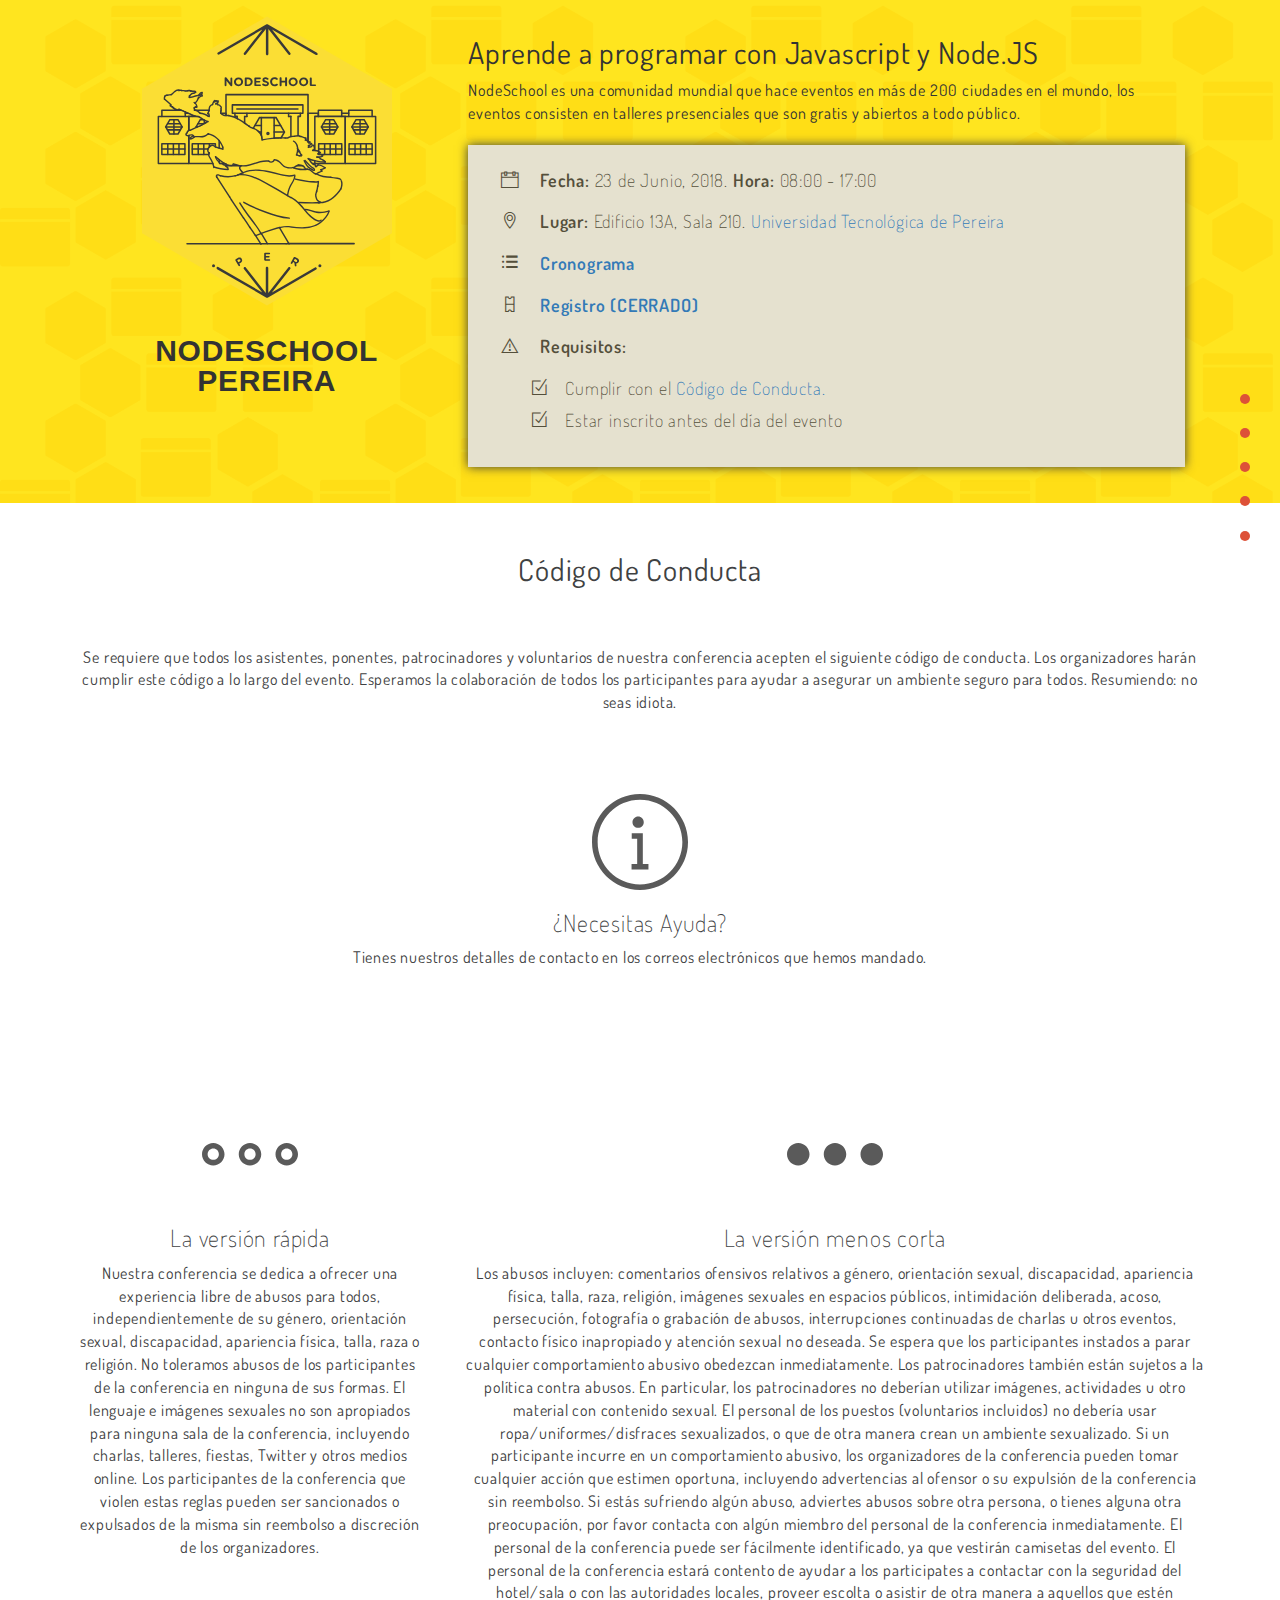
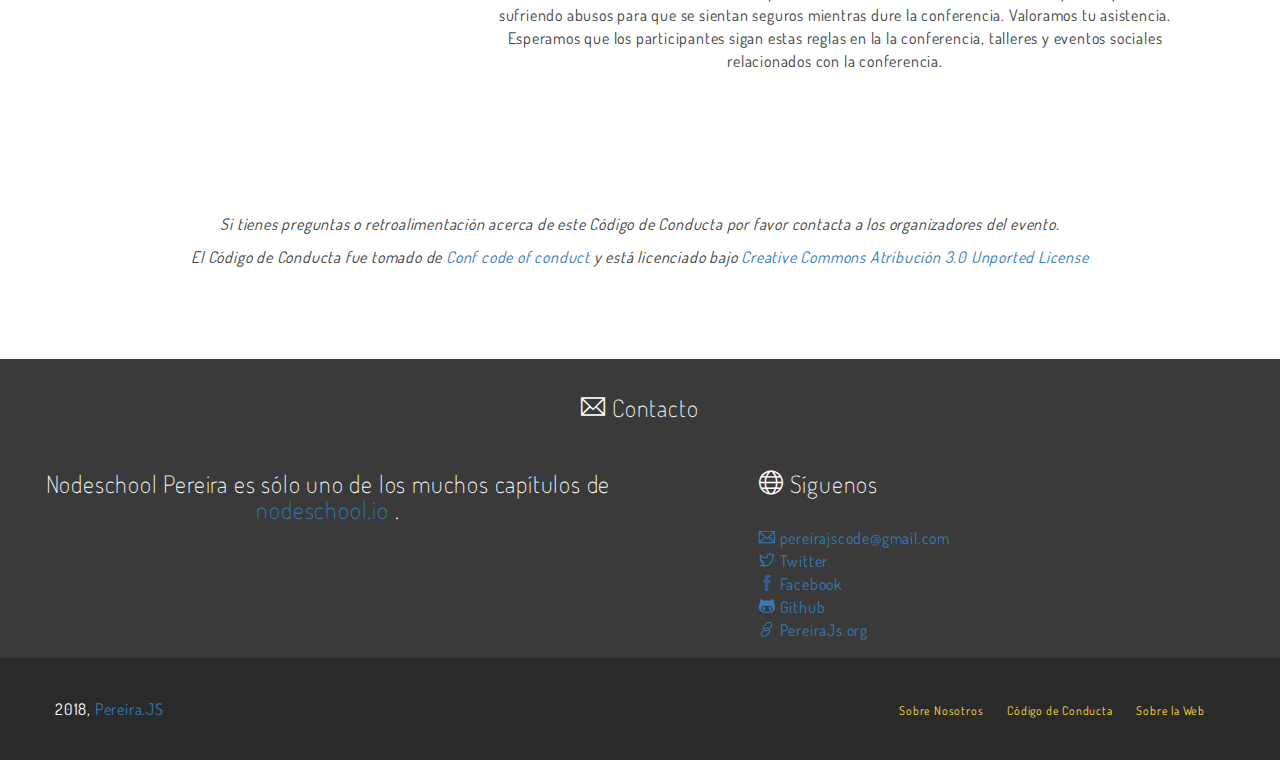
<file: conduct.html>
<!DOCTYPE html>
<html lang="es">
<head>
  <meta charset="utf-8">
  <meta http-equiv="X-UA-Compatible" content="IE=edge">
  <meta name="viewport" content="width=device-width, initial-scale=1">
  <meta name="twitter:card" content="summary" />
  <meta name="twitter:creator" content="@PereiraJS_" />
  <meta property="og:title" content="Nodeschool Pereira">
  <meta property="og:image" content="https://nodeschool.io/pereira/img/nodeschool-pereira.png">
  <meta property="og:description" content="Aprende a programar con Javascript y Node.JS">
  <meta property="og:url" content="https://nodeschool.io/pereira">

  <title>Nodeschool: Pereira, Colombia</title>
  
  <link rel="shortcut icon" href="img/favicon.ico">

  <!-- Bootstrap -->
  <link href="css/bootstrap.min.css" rel="stylesheet">
  <link href="css/style.css" rel="stylesheet">
  <link href="css/themify-icons.css" rel="stylesheet">
  <link href='css/dosis-font.css' rel='stylesheet' type='text/css'>
  <!-- HTML5 shim and Respond.js for IE8 support of HTML5 elements and media queries -->
  <!-- WARNING: Respond.js doesn't work if you view the page via file:// -->
    <!--[if lt IE 9]>
      <script src="https://oss.maxcdn.com/html5shiv/3.7.2/html5shiv.min.js"></script>
      <script src="https://oss.maxcdn.com/respond/1.4.2/respond.min.js"></script>
      <![endif]-->
    </head>
    <body id="page-top" data-spy="scroll" data-target=".side-menu">
      <nav class="side-menu">
        <ul>
          <li class="hidden active">
            <a class="page-scroll" href="#page-top"></a>
          </li>
          <li>
            <a href="/pereira" class="page-scroll">
              <span class="menu-title">Nodeschool</span>
              <span class="dot"></span>
            </a>
          </li>
          <li>
            <a href="/pereira/#schedule" class="page-scroll">
              <span class="menu-title">Cronograma</span>
              <span class="dot"></span>
            </a>
          </li>
          <li>
            <a href="/pereira/#tickets" class="page-scroll">
              <span class="menu-title">Registro</span>
              <span class="dot"></span>
            </a>
          </li>
          <li>
            <a href="/pereira/#speakers" class="page-scroll">
              <span class="menu-title">Equipo</span>
              <span class="dot"></span>
            </a>
          </li>
          <li>
          <li>
            <a href="#conduct" class="page-scroll">
              <span class="menu-title">Código Conducta</span>
              <span class="dot"></span>
            </a>
          </li>
        </ul>
      </nav>
      <div class="container-fluid">
        <!-- Start: Header -->
        <div class="row hero-header" id="home">
          <div class="col-md-4">
            <div class="content-ct">
              <img src="img/nodeschool-pereira.svg" class="logo" />
              <h1 class="title">
                NODESCHOOL PEREIRA
              </h1>
            </div>
          </div>
          <div class="col-md-8">
            <h2 class="row-title">Aprende a programar con Javascript y Node.JS</h2>
            <p>NodeSchool es una comunidad mundial que hace eventos en más de 200 ciudades en el mundo, los eventos consisten en talleres
            presenciales que son gratis y abiertos a todo público.</p>
            <!-- <p>Durante el día contaremos con diferentes mentores que estarán disponibles
            para guiar y enseñar a los asistentes a través de la serie de retos diseñados para enseñar los fundamentos de desarrollo
            web.</p> -->
            <!-- <h4>23 de Junio, 2018</h4>
            <a href="#" class="btn btn-lg btn-red">Registro <span class="ti-arrow-right"></span></a> -->
            <div class="event">
              <p class="item">
                <span class="ti-calendar"></span>
                <strong>Fecha: </strong> 23 de Junio, 2018. 
                <strong>Hora: </strong> 08:00 - 17:00
              </p>
              <p class="item">
                <span class="ti-location-pin"></span>
                <strong>Lugar:</strong> Edificio 13A, Sala 210. <a href="https://goo.gl/maps/mUvZmRh3ehA2" target="blank_">Universidad Tecnológica de Pereira</a></strong>
              </p>
              <p class="item">
                <span class="ti-menu-alt"></span>
                <strong><a href="/pereira/#schedule" class="page-scroll">Cronograma</a></strong>
              </p>
              <p class="item">
                <span class="ti-ticket"></span>
                <strong><a href="/pereira/#tickets" class="page-scroll">Registro (CERRADO)</a></strong>
              </p>
              <p class="item">
                <span class="ti-alert"></span>
                <strong>Requisitos: </strong> 
                <ul class="item">
                  <li><span class="ti-check-box"></span>Cumplir con el <a href="conduct">Código de Conducta.</a></li>
                  <li><span class="ti-check-box"></span>Estar inscrito antes del día del evento</li>
                </ul>
              </p>
            </div>
          </div>
        </div>
        <!-- End: Header -->
      </div>
      <div class="container">
        <!-- Start: Desc -->
        <div class="row me-row content-ct" id="conduct">
          <h2 class="row-title">Código de Conducta</h2>
          <div class="col-md-12 feature">
            <p>
              Se requiere que todos los asistentes, ponentes, patrocinadores y voluntarios de nuestra conferencia acepten el siguiente código de conducta. Los organizadores harán cumplir este código a lo largo del evento. Esperamos la colaboración de todos los participantes para ayudar a asegurar un ambiente seguro para todos. Resumiendo: no seas idiota.
            </p>
          </div>
          <div class="col-md-12 feature">
            <span class="ti-info-alt"></span>
            <h3>¿Necesitas Ayuda?</h3>
            <p>Tienes nuestros detalles de contacto en los correos electrónicos que hemos mandado.</p>
          </div>
        </div>

        <div class="row me-row content-ct" id="conduct">
          <div class="col-md-4 feature">
            <span class="ti-more"></span>
            <h3>La versión rápida</h3>
            <p>Nuestra conferencia se dedica a ofrecer una experiencia libre de abusos para todos, independientemente de su género, orientación sexual, discapacidad, apariencia física, talla, raza o religión. No toleramos abusos de los participantes de la conferencia en ninguna de sus formas. El lenguaje e imágenes sexuales no son apropiados para ninguna sala de la conferencia, incluyendo charlas, talleres, fiestas, Twitter y otros medios online. Los participantes de la conferencia que violen estas reglas pueden ser sancionados o expulsados de la misma sin reembolso a discreción de los organizadores.</p>
          </div>
          <div class="col-md-8 feature">
            <span class="ti-more-alt"></span>
            <h3>La versión menos corta</h3>
            <p>Los abusos incluyen: comentarios ofensivos relativos a género, orientación sexual, discapacidad, apariencia física, talla,
            raza, religión, imágenes sexuales en espacios públicos, intimidación deliberada, acoso, persecución, fotografía o grabación
            de abusos, interrupciones continuadas de charlas u otros eventos, contacto físico inapropiado y atención sexual no deseada.
            Se espera que los participantes instados a parar cualquier comportamiento abusivo obedezcan inmediatamente. Los patrocinadores
            también están sujetos a la política contra abusos. En particular, los patrocinadores no deberían utilizar imágenes, actividades
            u otro material con contenido sexual. El personal de los puestos (voluntarios incluidos) no debería usar ropa/uniformes/disfraces
            sexualizados, o que de otra manera crean un ambiente sexualizado. Si un participante incurre en un comportamiento abusivo,
            los organizadores de la conferencia pueden tomar cualquier acción que estimen oportuna, incluyendo advertencias al ofensor
            o su expulsión de la conferencia sin reembolso. Si estás sufriendo algún abuso, adviertes abusos sobre otra persona, o tienes
            alguna otra preocupación, por favor contacta con algún miembro del personal de la conferencia inmediatamente. El personal
            de la conferencia puede ser fácilmente identificado, ya que vestirán camisetas del evento. El personal de la conferencia
            estará contento de ayudar a los participates a contactar con la seguridad del hotel/sala o con las autoridades locales, proveer
            escolta o asistir de otra manera a aquellos que estén sufriendo abusos para que se sientan seguros mientras dure la conferencia.
            Valoramos tu asistencia. Esperamos que los participantes sigan estas reglas en la la conferencia, talleres y eventos sociales
            relacionados con la conferencia.</p>
          </div>
        </div>
        <!-- End: Desc -->
        <div class="row me-row content-ct" id="conduct">
          <div class="col-md-12 feature">
            <cite>
              <p>
                 Si tienes preguntas o retroalimentación acerca de este Código de Conducta por favor contacta a los organizadores del evento.
              </p>
              <p>
                El Código de Conducta fue tomado de
                <a href="http://confcodeofconduct.com/index-es.html"> Conf code of conduct</a>
                y está licenciado bajo
                <a href="http://creativecommons.org/licenses/by/3.0/deed.en_US">Creative Commons Atribución 3.0 Unported License</a>
              </p>
            </cite>
          </div>
        </div>
      </div>

      <!-- Start: Footer -->
      <div class="container-fluid footer">
        <div class="row contact">
          <h3 class="content-ct">
            <span class="ti-email"></span> Contacto</h3>
          <div class="col-md-6 contact-form">
            <h3 class="content-ct">
              Nodeschool Pereira es sólo uno de los muchos capítulos de
              <a href="https://nodeschool.io/chapters.html" target="_blank">
                nodeschool.io
              </a>.
            </h3>
          </div>
          <div class="col-md-4 col-md-offset-1">
            <h3>
              <span class="ti-world"></span> Síguenos</h3>
            <ul>
              <li>
                <a href="mailto:pereirajscode@gmail.com" target="blank_">
                  <span class="ti-email"></span> pereirajscode@gmail.com</a>
              </li>
              <li>
                <a href="https://twitter.com/PereiraJS_" target="blank_">
                  <span class="ti-twitter"></span> Twitter</a>
              </li>
              <li>
                <a href="https://www.facebook.com/javascriptpereira/" target="blank_">
                  <span class="ti-facebook"></span> Facebook</a>
              </li>
              <li>
                <a href="https://github.com/pereirajs" target="blank_">
                  <span class="ti-github"></span> Github</a>
              </li>
              <li>
                <a href="https://pereirajs.org" target="blank_">
                  <span class="ti-link"></span> PereiraJs.org</a>
              </li>
            </ul>
          </div>
        </div>
        <div class="row footer-credit">
          <div class="col-md-6 col-sm-6">
            <p>2018,
              <a href="https://pereirajs.org">Pereira.JS</a>
            </p>
          </div>
          <div class="col-md-6 col-sm-6">
            <ul class="footer-menu">
              <li>
                <a href="https://pereirajs.org">Sobre Nosotros</a>
              </li>
              <li>
                <a href="conduct">Código de Conducta</a>
              </li>
              <li>
                <a href="https://github.com/nodeschool/pereira">Sobre la Web</a>
              </li>
            </ul>
          </div>
        </div>
      </div>
      <!-- End: Footer -->

      <!-- jQuery (necessary for Bootstrap's JavaScript plugins) -->
      <script src="js/jquery.min.js"></script>
      <!-- Include all compiled plugins (below), or include individual files as needed -->
      <script src="js/bootstrap.min.js"></script>
      <script src="js/jquery.easing.min.js"></script>
      <script src="js/scrolling-nav.js"></script>
      <script src="js/validator.js"></script>
      <!-- Google Analytics -->
      <script async src="https://www.googletagmanager.com/gtag/js?id=UA-120230182-1"></script>
      <script>
        window.dataLayer = window.dataLayer || [];
        function gtag() { dataLayer.push(arguments); }
        gtag('js', new Date());

        gtag('config', 'UA-120230182-1');
      </script>
    </body>
  </html>
</file>
<file: css/style.css>
body {
	font-family: 'Dosis', sans-serif;
    color: #404142;
    font-size: 16px;
	letter-spacing: 0.8px;
}
h1, h2, h3, h4, h5, h6 {
	font-weight: 200;
}
ul {
	margin: 0;
	padding: 0;
	list-style: none;
}
a {
	-webkit-transition: all 0.3s;
  	-moz-transition: all 0.3s;
  	transition: all 0.3s;
}
a:hover, a:focus, a:active, a:visited {
    text-decoration: none;
}

/* Buttons override */
.btn {
	text-transform: uppercase;
    font-weight: 600;
}
.btn-lg {
	padding: 15px 40px;
    font-size: 16px;
    line-height: none;
    border-radius: 4px;
}
.btn-red {
	background-color: #dd5138;
	color: #fff;
}
.btn-yellow {
	background-color: #fcd93b;
	color: #2a2a2a;
	opacity: 0.8;
}
.btn-yellow:hover {
	opacity: 1;
}
.btn-yellow.disabled:hover,
.btn-yellow[disabled]:hover {
    opacity: 0.65;
}
.content-ct {
	text-align: center;
}

/* ------------------
	Navigation 
------------------ */
.side-menu {
	position: fixed;
	right: 30px;
	top: 50%;
    transform: translateY(-73px);
    z-index: 99;
}
.side-menu ul li {
    text-align: right;
    margin: 10px 0;
}
.side-menu ul li a span {
	display: inline-block;
}
.side-menu ul li a span.menu-title {
	color: #fff;
    position: relative;
    margin-right: 10px;
    text-transform: uppercase;
    font-size: 12px;
    background-color: #dd5138;
    padding: 3px 10px;
    font-weight: 600;
    border-radius: 3px;
    -webkit-transition: -webkit-transform 0.2s, opacity 0.2s;
    -moz-transition: -moz-transform 0.2s, opacity 0.2s;
    transition: transform 0.2s, opacity 0.2s;
    -webkit-transform-origin: 100% 50%;
    -moz-transform-origin: 100% 50%;
    -ms-transform-origin: 100% 50%;
    -o-transform-origin: 100% 50%;
    transform-origin: 100% 50%;
    opacity: 0;
}
.side-menu ul li a:hover span.menu-title {
    opacity: 1;
}
.side-menu ul li a span.dot {
    position: relative;
    background-color: #dd5138;
    border-radius: 2em;
    height: 10px;
    width: 10px;
    -webkit-transition: all 0.3s;
  	-moz-transition: all 0.3s;
  	transition: all 0.3s;
}
.side-menu ul li a:hover span.dot {
	transform: scale(1.8);
}


.hero-header {
	/* background: #f9f9f9; */
	/* min-height: 600px; */
	padding: 1em 5em;
    color: #333;
    background: url(../img/test-bg.png);
    background-color: #ffe51f;
    background-blend-mode: multiply;
    -webkit-background-size: cover;
    -moz-background-size: cover;
    background-size: cover;
    -o-background-size: cover;
    background-size: 25%;
}
.hero-header h1 {
	margin: 1em 0 0 0;
}
.hero-header h4 {
	font-weight: normal;
	opacity: 0.6;
    letter-spacing: 1px;
    margin: 2em 0;
}
.hero-header .logo {
	max-width: 250px;
}
.hero-header .btn {
	margin-top: 1em;
}
.hero-header .rocket {
	max-width: 100%;
}
.me-row {
	padding: 30px 0;
}
.row-title {
	font-weight: 400;
}
.feature {
	padding: 20px;
	margin-top: 30px;
}
.feature span {
    font-size: 6em;
    color: #5a5a5a;
}

.speaker .feature {
	-webkit-transition: all 0.3s;
  	-moz-transition: all 0.3s;
  	transition: all 0.3s;
    border-radius: 5px;
}
/* .speaker .feature:hover {
    box-shadow: 3px 3px 10px #ccc;
    transform: translateY(-10px);
} */
.speaker-img {
	max-width: 40%;
    border: 4px solid #efefef;
    border-radius: 50%;
}
ul.speaker-social li {
	list-style: none;
	display: inline-block;
	margin: 10px 5px;
}
ul.speaker-social li a {
	font-size: 0.2em;
	padding: 0 10px;
}
ul.speaker-social li a:hover {
	text-decoration: none;
}
a span.ti-facebook {
	color: #3b5998;
}
a span.ti-twitter-alt {
	color: #4099ff;
}

.tickets {
	background-color: #fcd93b;
}
.tickets .price {
	font-size: 4em;
	color: #dd5138;
    font-weight: 100;
}
.tickets .price sup {
	font-size: 0.4em;
}


.nav-tabs {
    margin-top: 20px;
}
.schedule .media {
	margin-top: 4em;
}
.schedule .media-object {
	max-width: 100px;
}
.schedule .media-heading {
	font-weight: 600;
    border-bottom: 2px solid #efefef;
    padding-bottom: 10px;
}
.schedule .media-body h5 {
	text-transform: uppercase;
	font-weight: 600;
}


.footer {
    background-color: #2a2a2a;
    margin-top: 30px;
    color: #fff;
}
.footer p {
    margin-bottom: 0;
}
.footer-credit {
    padding: 40px;
}
ul.footer-menu {
    text-align: right;
}
ul.footer-menu li {
    display: inline-block;
}
ul.footer-menu li a {
    font-size: 12px;
    color: #fcd93b;
    padding-right: 20px;
}
ul.footer-menu li a:hover {
    color: #dd5138;
}


.contact {
    background-color: #3a3a3a;
    color: #fff;
    padding: 1em;
}
.contact h3 {
    margin-bottom: 30px;
}
.form-control {
    padding: 20px 15px;
    border: 3px solid #eee;
    background-color: #f9f9f9;
    box-shadow: none;
}
.help-block {
    font-size: 12px;
}
.form-control-feedback {
    top: 15px;
    right: 15px;
}

.animated { 
    -webkit-animation-duration: 5s; 
    animation-duration: 5s; 
    -webkit-animation-fill-mode: both; 
    animation-fill-mode: both; 
    -webkit-animation-timing-function: linear; 
    animation-timing-function: linear; 
    animation-iteration-count:infinite; 
    -webkit-animation-iteration-count:infinite; 
} 

@-webkit-keyframes bounce { 
    0%, 20%, 50%, 80%, 100% {-webkit-transform: translateY(0);} 
    40% {-webkit-transform: translateY(-30px);} 
    60% {-webkit-transform: translateY(-15px);} 
} 

@keyframes bounce { 
    0%, 20%, 50%, 80%, 100% {transform: translateY(0);} 
    40% {transform: translateY(-30px);} 
    60% {transform: translateY(-15px);} 
} 

.bounce { 
    -webkit-animation-name: bounce; 
    animation-name: bounce; 
}

/* ========================================
    Custom Media Queries
======================================== */

/* Mobile */

.logo  { max-width: 400px; }

.title {
    font-size: 3rem;
    font-weight: 900;
    margin-bottom: 0;
    margin-top: 20px;
    line-height: 1;
    text-transform: uppercase;
    font-family: Source Sans Pro,sans-serif;
}

a:active, a:focus {
    outline: 0;
    border: none;
    outline-style: none;
    -moz-outline-style: none;
}

.event {
    margin: 20px 0;
    box-shadow: 0 0 10px #393939;
    background: #e5e1cf;
    color: #544f3b;
    padding: 20px 0;
}

.event .item {
    display: inline-block;
    width: 100%;
    font-size: 1.1em;
    line-height: 180%;
    font-weight: 100;
    padding: 0 25px;
    transition: all ease-in-out .2s;
    position: relative;
}

.event li {
    padding-left: 30px;
}

.event span {
    display: inline-block;
    padding: 0 15px 0 8px;
    margin: 0;
}

@media (max-width: 767px) {
    .event {
        text-align: left;
    }

    .event .item {
        padding: 0 10px;
    }

    .hero-header {
        padding: 3em 1em 1em 1em;
        text-align: center;
        /* max-height: 550px; */
    }
    /* .speaker .feature {
        width: 100%
    } */
    .footer-credit {
        text-align: center;
        padding: 40px 20px;
    }
    ul.footer-menu {
        text-align: center;
        margin-top: 30px;
    }
    .side-menu {
        right: 15px;
    }
    .speaker-img {
        max-width: 40%;
    }
}


/* iPad Portrait */

@media (min-width: 768px) and (max-width: 991px) {
    .event {
        text-align: left;
    }

    .event .item {
        padding: 0 10px;
    }

    .hero-header {
        padding: 3em 1em 1em 1em;
        text-align: center;
    }
    .speaker .feature {
        /* width: 49%; */
        /* margin-right: 7px; */
    }

    .speaker-img {
        max-width: 80%;
    }
    ul.footer-menu {
        margin-top: 0;
    }

    .side-menu {
        right: 15px;
    }
}


/* iPad Landscape */

@media (min-width: 992px) and (max-width: 1199px) {
    .speaker-img {
        max-width: 80%;
    }
}
</file>
<file: css/themify-icons.css>
@font-face {
	font-family: 'themify';
	src:url('../fonts/themify.eot?-fvbane');
	src:url('../fonts/themify.eot?#iefix-fvbane') format('embedded-opentype'),
		url('../fonts/themify.woff?-fvbane') format('woff'),
		url('../fonts/themify.ttf?-fvbane') format('truetype'),
		url('../fonts/themify.svg?-fvbane#themify') format('svg');
	font-weight: normal;
	font-style: normal;
}

[class^="ti-"], [class*=" ti-"] {
	font-family: 'themify';
	speak: none;
	font-style: normal;
	font-weight: normal;
	font-variant: normal;
	text-transform: none;
	line-height: 1;

	/* Better Font Rendering =========== */
	-webkit-font-smoothing: antialiased;
	-moz-osx-font-smoothing: grayscale;
}

.ti-wand:before {
	content: "\e600";
}
.ti-volume:before {
	content: "\e601";
}
.ti-user:before {
	content: "\e602";
}
.ti-unlock:before {
	content: "\e603";
}
.ti-unlink:before {
	content: "\e604";
}
.ti-trash:before {
	content: "\e605";
}
.ti-thought:before {
	content: "\e606";
}
.ti-target:before {
	content: "\e607";
}
.ti-tag:before {
	content: "\e608";
}
.ti-tablet:before {
	content: "\e609";
}
.ti-star:before {
	content: "\e60a";
}
.ti-spray:before {
	content: "\e60b";
}
.ti-signal:before {
	content: "\e60c";
}
.ti-shopping-cart:before {
	content: "\e60d";
}
.ti-shopping-cart-full:before {
	content: "\e60e";
}
.ti-settings:before {
	content: "\e60f";
}
.ti-search:before {
	content: "\e610";
}
.ti-zoom-in:before {
	content: "\e611";
}
.ti-zoom-out:before {
	content: "\e612";
}
.ti-cut:before {
	content: "\e613";
}
.ti-ruler:before {
	content: "\e614";
}
.ti-ruler-pencil:before {
	content: "\e615";
}
.ti-ruler-alt:before {
	content: "\e616";
}
.ti-bookmark:before {
	content: "\e617";
}
.ti-bookmark-alt:before {
	content: "\e618";
}
.ti-reload:before {
	content: "\e619";
}
.ti-plus:before {
	content: "\e61a";
}
.ti-pin:before {
	content: "\e61b";
}
.ti-pencil:before {
	content: "\e61c";
}
.ti-pencil-alt:before {
	content: "\e61d";
}
.ti-paint-roller:before {
	content: "\e61e";
}
.ti-paint-bucket:before {
	content: "\e61f";
}
.ti-na:before {
	content: "\e620";
}
.ti-mobile:before {
	content: "\e621";
}
.ti-minus:before {
	content: "\e622";
}
.ti-medall:before {
	content: "\e623";
}
.ti-medall-alt:before {
	content: "\e624";
}
.ti-marker:before {
	content: "\e625";
}
.ti-marker-alt:before {
	content: "\e626";
}
.ti-arrow-up:before {
	content: "\e627";
}
.ti-arrow-right:before {
	content: "\e628";
}
.ti-arrow-left:before {
	content: "\e629";
}
.ti-arrow-down:before {
	content: "\e62a";
}
.ti-lock:before {
	content: "\e62b";
}
.ti-location-arrow:before {
	content: "\e62c";
}
.ti-link:before {
	content: "\e62d";
}
.ti-layout:before {
	content: "\e62e";
}
.ti-layers:before {
	content: "\e62f";
}
.ti-layers-alt:before {
	content: "\e630";
}
.ti-key:before {
	content: "\e631";
}
.ti-import:before {
	content: "\e632";
}
.ti-image:before {
	content: "\e633";
}
.ti-heart:before {
	content: "\e634";
}
.ti-heart-broken:before {
	content: "\e635";
}
.ti-hand-stop:before {
	content: "\e636";
}
.ti-hand-open:before {
	content: "\e637";
}
.ti-hand-drag:before {
	content: "\e638";
}
.ti-folder:before {
	content: "\e639";
}
.ti-flag:before {
	content: "\e63a";
}
.ti-flag-alt:before {
	content: "\e63b";
}
.ti-flag-alt-2:before {
	content: "\e63c";
}
.ti-eye:before {
	content: "\e63d";
}
.ti-export:before {
	content: "\e63e";
}
.ti-exchange-vertical:before {
	content: "\e63f";
}
.ti-desktop:before {
	content: "\e640";
}
.ti-cup:before {
	content: "\e641";
}
.ti-crown:before {
	content: "\e642";
}
.ti-comments:before {
	content: "\e643";
}
.ti-comment:before {
	content: "\e644";
}
.ti-comment-alt:before {
	content: "\e645";
}
.ti-close:before {
	content: "\e646";
}
.ti-clip:before {
	content: "\e647";
}
.ti-angle-up:before {
	content: "\e648";
}
.ti-angle-right:before {
	content: "\e649";
}
.ti-angle-left:before {
	content: "\e64a";
}
.ti-angle-down:before {
	content: "\e64b";
}
.ti-check:before {
	content: "\e64c";
}
.ti-check-box:before {
	content: "\e64d";
}
.ti-camera:before {
	content: "\e64e";
}
.ti-announcement:before {
	content: "\e64f";
}
.ti-brush:before {
	content: "\e650";
}
.ti-briefcase:before {
	content: "\e651";
}
.ti-bolt:before {
	content: "\e652";
}
.ti-bolt-alt:before {
	content: "\e653";
}
.ti-blackboard:before {
	content: "\e654";
}
.ti-bag:before {
	content: "\e655";
}
.ti-move:before {
	content: "\e656";
}
.ti-arrows-vertical:before {
	content: "\e657";
}
.ti-arrows-horizontal:before {
	content: "\e658";
}
.ti-fullscreen:before {
	content: "\e659";
}
.ti-arrow-top-right:before {
	content: "\e65a";
}
.ti-arrow-top-left:before {
	content: "\e65b";
}
.ti-arrow-circle-up:before {
	content: "\e65c";
}
.ti-arrow-circle-right:before {
	content: "\e65d";
}
.ti-arrow-circle-left:before {
	content: "\e65e";
}
.ti-arrow-circle-down:before {
	content: "\e65f";
}
.ti-angle-double-up:before {
	content: "\e660";
}
.ti-angle-double-right:before {
	content: "\e661";
}
.ti-angle-double-left:before {
	content: "\e662";
}
.ti-angle-double-down:before {
	content: "\e663";
}
.ti-zip:before {
	content: "\e664";
}
.ti-world:before {
	content: "\e665";
}
.ti-wheelchair:before {
	content: "\e666";
}
.ti-view-list:before {
	content: "\e667";
}
.ti-view-list-alt:before {
	content: "\e668";
}
.ti-view-grid:before {
	content: "\e669";
}
.ti-uppercase:before {
	content: "\e66a";
}
.ti-upload:before {
	content: "\e66b";
}
.ti-underline:before {
	content: "\e66c";
}
.ti-truck:before {
	content: "\e66d";
}
.ti-timer:before {
	content: "\e66e";
}
.ti-ticket:before {
	content: "\e66f";
}
.ti-thumb-up:before {
	content: "\e670";
}
.ti-thumb-down:before {
	content: "\e671";
}
.ti-text:before {
	content: "\e672";
}
.ti-stats-up:before {
	content: "\e673";
}
.ti-stats-down:before {
	content: "\e674";
}
.ti-split-v:before {
	content: "\e675";
}
.ti-split-h:before {
	content: "\e676";
}
.ti-smallcap:before {
	content: "\e677";
}
.ti-shine:before {
	content: "\e678";
}
.ti-shift-right:before {
	content: "\e679";
}
.ti-shift-left:before {
	content: "\e67a";
}
.ti-shield:before {
	content: "\e67b";
}
.ti-notepad:before {
	content: "\e67c";
}
.ti-server:before {
	content: "\e67d";
}
.ti-quote-right:before {
	content: "\e67e";
}
.ti-quote-left:before {
	content: "\e67f";
}
.ti-pulse:before {
	content: "\e680";
}
.ti-printer:before {
	content: "\e681";
}
.ti-power-off:before {
	content: "\e682";
}
.ti-plug:before {
	content: "\e683";
}
.ti-pie-chart:before {
	content: "\e684";
}
.ti-paragraph:before {
	content: "\e685";
}
.ti-panel:before {
	content: "\e686";
}
.ti-package:before {
	content: "\e687";
}
.ti-music:before {
	content: "\e688";
}
.ti-music-alt:before {
	content: "\e689";
}
.ti-mouse:before {
	content: "\e68a";
}
.ti-mouse-alt:before {
	content: "\e68b";
}
.ti-money:before {
	content: "\e68c";
}
.ti-microphone:before {
	content: "\e68d";
}
.ti-menu:before {
	content: "\e68e";
}
.ti-menu-alt:before {
	content: "\e68f";
}
.ti-map:before {
	content: "\e690";
}
.ti-map-alt:before {
	content: "\e691";
}
.ti-loop:before {
	content: "\e692";
}
.ti-location-pin:before {
	content: "\e693";
}
.ti-list:before {
	content: "\e694";
}
.ti-light-bulb:before {
	content: "\e695";
}
.ti-Italic:before {
	content: "\e696";
}
.ti-info:before {
	content: "\e697";
}
.ti-infinite:before {
	content: "\e698";
}
.ti-id-badge:before {
	content: "\e699";
}
.ti-hummer:before {
	content: "\e69a";
}
.ti-home:before {
	content: "\e69b";
}
.ti-help:before {
	content: "\e69c";
}
.ti-headphone:before {
	content: "\e69d";
}
.ti-harddrives:before {
	content: "\e69e";
}
.ti-harddrive:before {
	content: "\e69f";
}
.ti-gift:before {
	content: "\e6a0";
}
.ti-game:before {
	content: "\e6a1";
}
.ti-filter:before {
	content: "\e6a2";
}
.ti-files:before {
	content: "\e6a3";
}
.ti-file:before {
	content: "\e6a4";
}
.ti-eraser:before {
	content: "\e6a5";
}
.ti-envelope:before {
	content: "\e6a6";
}
.ti-download:before {
	content: "\e6a7";
}
.ti-direction:before {
	content: "\e6a8";
}
.ti-direction-alt:before {
	content: "\e6a9";
}
.ti-dashboard:before {
	content: "\e6aa";
}
.ti-control-stop:before {
	content: "\e6ab";
}
.ti-control-shuffle:before {
	content: "\e6ac";
}
.ti-control-play:before {
	content: "\e6ad";
}
.ti-control-pause:before {
	content: "\e6ae";
}
.ti-control-forward:before {
	content: "\e6af";
}
.ti-control-backward:before {
	content: "\e6b0";
}
.ti-cloud:before {
	content: "\e6b1";
}
.ti-cloud-up:before {
	content: "\e6b2";
}
.ti-cloud-down:before {
	content: "\e6b3";
}
.ti-clipboard:before {
	content: "\e6b4";
}
.ti-car:before {
	content: "\e6b5";
}
.ti-calendar:before {
	content: "\e6b6";
}
.ti-book:before {
	content: "\e6b7";
}
.ti-bell:before {
	content: "\e6b8";
}
.ti-basketball:before {
	content: "\e6b9";
}
.ti-bar-chart:before {
	content: "\e6ba";
}
.ti-bar-chart-alt:before {
	content: "\e6bb";
}
.ti-back-right:before {
	content: "\e6bc";
}
.ti-back-left:before {
	content: "\e6bd";
}
.ti-arrows-corner:before {
	content: "\e6be";
}
.ti-archive:before {
	content: "\e6bf";
}
.ti-anchor:before {
	content: "\e6c0";
}
.ti-align-right:before {
	content: "\e6c1";
}
.ti-align-left:before {
	content: "\e6c2";
}
.ti-align-justify:before {
	content: "\e6c3";
}
.ti-align-center:before {
	content: "\e6c4";
}
.ti-alert:before {
	content: "\e6c5";
}
.ti-alarm-clock:before {
	content: "\e6c6";
}
.ti-agenda:before {
	content: "\e6c7";
}
.ti-write:before {
	content: "\e6c8";
}
.ti-window:before {
	content: "\e6c9";
}
.ti-widgetized:before {
	content: "\e6ca";
}
.ti-widget:before {
	content: "\e6cb";
}
.ti-widget-alt:before {
	content: "\e6cc";
}
.ti-wallet:before {
	content: "\e6cd";
}
.ti-video-clapper:before {
	content: "\e6ce";
}
.ti-video-camera:before {
	content: "\e6cf";
}
.ti-vector:before {
	content: "\e6d0";
}
.ti-themify-logo:before {
	content: "\e6d1";
}
.ti-themify-favicon:before {
	content: "\e6d2";
}
.ti-themify-favicon-alt:before {
	content: "\e6d3";
}
.ti-support:before {
	content: "\e6d4";
}
.ti-stamp:before {
	content: "\e6d5";
}
.ti-split-v-alt:before {
	content: "\e6d6";
}
.ti-slice:before {
	content: "\e6d7";
}
.ti-shortcode:before {
	content: "\e6d8";
}
.ti-shift-right-alt:before {
	content: "\e6d9";
}
.ti-shift-left-alt:before {
	content: "\e6da";
}
.ti-ruler-alt-2:before {
	content: "\e6db";
}
.ti-receipt:before {
	content: "\e6dc";
}
.ti-pin2:before {
	content: "\e6dd";
}
.ti-pin-alt:before {
	content: "\e6de";
}
.ti-pencil-alt2:before {
	content: "\e6df";
}
.ti-palette:before {
	content: "\e6e0";
}
.ti-more:before {
	content: "\e6e1";
}
.ti-more-alt:before {
	content: "\e6e2";
}
.ti-microphone-alt:before {
	content: "\e6e3";
}
.ti-magnet:before {
	content: "\e6e4";
}
.ti-line-double:before {
	content: "\e6e5";
}
.ti-line-dotted:before {
	content: "\e6e6";
}
.ti-line-dashed:before {
	content: "\e6e7";
}
.ti-layout-width-full:before {
	content: "\e6e8";
}
.ti-layout-width-default:before {
	content: "\e6e9";
}
.ti-layout-width-default-alt:before {
	content: "\e6ea";
}
.ti-layout-tab:before {
	content: "\e6eb";
}
.ti-layout-tab-window:before {
	content: "\e6ec";
}
.ti-layout-tab-v:before {
	content: "\e6ed";
}
.ti-layout-tab-min:before {
	content: "\e6ee";
}
.ti-layout-slider:before {
	content: "\e6ef";
}
.ti-layout-slider-alt:before {
	content: "\e6f0";
}
.ti-layout-sidebar-right:before {
	content: "\e6f1";
}
.ti-layout-sidebar-none:before {
	content: "\e6f2";
}
.ti-layout-sidebar-left:before {
	content: "\e6f3";
}
.ti-layout-placeholder:before {
	content: "\e6f4";
}
.ti-layout-menu:before {
	content: "\e6f5";
}
.ti-layout-menu-v:before {
	content: "\e6f6";
}
.ti-layout-menu-separated:before {
	content: "\e6f7";
}
.ti-layout-menu-full:before {
	content: "\e6f8";
}
.ti-layout-media-right-alt:before {
	content: "\e6f9";
}
.ti-layout-media-right:before {
	content: "\e6fa";
}
.ti-layout-media-overlay:before {
	content: "\e6fb";
}
.ti-layout-media-overlay-alt:before {
	content: "\e6fc";
}
.ti-layout-media-overlay-alt-2:before {
	content: "\e6fd";
}
.ti-layout-media-left-alt:before {
	content: "\e6fe";
}
.ti-layout-media-left:before {
	content: "\e6ff";
}
.ti-layout-media-center-alt:before {
	content: "\e700";
}
.ti-layout-media-center:before {
	content: "\e701";
}
.ti-layout-list-thumb:before {
	content: "\e702";
}
.ti-layout-list-thumb-alt:before {
	content: "\e703";
}
.ti-layout-list-post:before {
	content: "\e704";
}
.ti-layout-list-large-image:before {
	content: "\e705";
}
.ti-layout-line-solid:before {
	content: "\e706";
}
.ti-layout-grid4:before {
	content: "\e707";
}
.ti-layout-grid3:before {
	content: "\e708";
}
.ti-layout-grid2:before {
	content: "\e709";
}
.ti-layout-grid2-thumb:before {
	content: "\e70a";
}
.ti-layout-cta-right:before {
	content: "\e70b";
}
.ti-layout-cta-left:before {
	content: "\e70c";
}
.ti-layout-cta-center:before {
	content: "\e70d";
}
.ti-layout-cta-btn-right:before {
	content: "\e70e";
}
.ti-layout-cta-btn-left:before {
	content: "\e70f";
}
.ti-layout-column4:before {
	content: "\e710";
}
.ti-layout-column3:before {
	content: "\e711";
}
.ti-layout-column2:before {
	content: "\e712";
}
.ti-layout-accordion-separated:before {
	content: "\e713";
}
.ti-layout-accordion-merged:before {
	content: "\e714";
}
.ti-layout-accordion-list:before {
	content: "\e715";
}
.ti-ink-pen:before {
	content: "\e716";
}
.ti-info-alt:before {
	content: "\e717";
}
.ti-help-alt:before {
	content: "\e718";
}
.ti-headphone-alt:before {
	content: "\e719";
}
.ti-hand-point-up:before {
	content: "\e71a";
}
.ti-hand-point-right:before {
	content: "\e71b";
}
.ti-hand-point-left:before {
	content: "\e71c";
}
.ti-hand-point-down:before {
	content: "\e71d";
}
.ti-gallery:before {
	content: "\e71e";
}
.ti-face-smile:before {
	content: "\e71f";
}
.ti-face-sad:before {
	content: "\e720";
}
.ti-credit-card:before {
	content: "\e721";
}
.ti-control-skip-forward:before {
	content: "\e722";
}
.ti-control-skip-backward:before {
	content: "\e723";
}
.ti-control-record:before {
	content: "\e724";
}
.ti-control-eject:before {
	content: "\e725";
}
.ti-comments-smiley:before {
	content: "\e726";
}
.ti-brush-alt:before {
	content: "\e727";
}
.ti-youtube:before {
	content: "\e728";
}
.ti-vimeo:before {
	content: "\e729";
}
.ti-twitter:before {
	content: "\e72a";
}
.ti-time:before {
	content: "\e72b";
}
.ti-tumblr:before {
	content: "\e72c";
}
.ti-skype:before {
	content: "\e72d";
}
.ti-share:before {
	content: "\e72e";
}
.ti-share-alt:before {
	content: "\e72f";
}
.ti-rocket:before {
	content: "\e730";
}
.ti-pinterest:before {
	content: "\e731";
}
.ti-new-window:before {
	content: "\e732";
}
.ti-microsoft:before {
	content: "\e733";
}
.ti-list-ol:before {
	content: "\e734";
}
.ti-linkedin:before {
	content: "\e735";
}
.ti-layout-sidebar-2:before {
	content: "\e736";
}
.ti-layout-grid4-alt:before {
	content: "\e737";
}
.ti-layout-grid3-alt:before {
	content: "\e738";
}
.ti-layout-grid2-alt:before {
	content: "\e739";
}
.ti-layout-column4-alt:before {
	content: "\e73a";
}
.ti-layout-column3-alt:before {
	content: "\e73b";
}
.ti-layout-column2-alt:before {
	content: "\e73c";
}
.ti-instagram:before {
	content: "\e73d";
}
.ti-google:before {
	content: "\e73e";
}
.ti-github:before {
	content: "\e73f";
}
.ti-flickr:before {
	content: "\e740";
}
.ti-facebook:before {
	content: "\e741";
}
.ti-dropbox:before {
	content: "\e742";
}
.ti-dribbble:before {
	content: "\e743";
}
.ti-apple:before {
	content: "\e744";
}
.ti-android:before {
	content: "\e745";
}
.ti-save:before {
	content: "\e746";
}
.ti-save-alt:before {
	content: "\e747";
}
.ti-yahoo:before {
	content: "\e748";
}
.ti-wordpress:before {
	content: "\e749";
}
.ti-vimeo-alt:before {
	content: "\e74a";
}
.ti-twitter-alt:before {
	content: "\e74b";
}
.ti-tumblr-alt:before {
	content: "\e74c";
}
.ti-trello:before {
	content: "\e74d";
}
.ti-stack-overflow:before {
	content: "\e74e";
}
.ti-soundcloud:before {
	content: "\e74f";
}
.ti-sharethis:before {
	content: "\e750";
}
.ti-sharethis-alt:before {
	content: "\e751";
}
.ti-reddit:before {
	content: "\e752";
}
.ti-pinterest-alt:before {
	content: "\e753";
}
.ti-microsoft-alt:before {
	content: "\e754";
}
.ti-linux:before {
	content: "\e755";
}
.ti-jsfiddle:before {
	content: "\e756";
}
.ti-joomla:before {
	content: "\e757";
}
.ti-html5:before {
	content: "\e758";
}
.ti-flickr-alt:before {
	content: "\e759";
}
.ti-email:before {
	content: "\e75a";
}
.ti-drupal:before {
	content: "\e75b";
}
.ti-dropbox-alt:before {
	content: "\e75c";
}
.ti-css3:before {
	content: "\e75d";
}
.ti-rss:before {
	content: "\e75e";
}
.ti-rss-alt:before {
	content: "\e75f";
}
</file>
<file: css/dosis-font.css>
/* latin-ext */
@font-face {
  font-family: 'Dosis';
  font-style: normal;
  font-weight: 200;
  src: local('Dosis ExtraLight'), local('Dosis-ExtraLight'), url(../fonts/dosis/VK-RlLrn4NFhRGqPkj6IwBkAz4rYn47Zy2rvigWQf6w.woff2) format('woff2');
  unicode-range: U+0100-024F, U+1E00-1EFF, U+20A0-20AB, U+20AD-20CF, U+2C60-2C7F, U+A720-A7FF;
}
/* latin */
@font-face {
  font-family: 'Dosis';
  font-style: normal;
  font-weight: 200;
  src: local('Dosis ExtraLight'), local('Dosis-ExtraLight'), url(../fonts/dosis/RPKDmaFi75RJkvjWaDDb0nYhjbSpvc47ee6xR_80Hnw.woff2) format('woff2');
  unicode-range: U+0000-00FF, U+0131, U+0152-0153, U+02C6, U+02DA, U+02DC, U+2000-206F, U+2074, U+20AC, U+2212, U+2215, U+E0FF, U+EFFD, U+F000;
}
/* latin-ext */
@font-face {
  font-family: 'Dosis';
  font-style: normal;
  font-weight: 400;
  src: local('Dosis Regular'), local('Dosis-Regular'), url(../fonts/dosis/3isE9muMMOq1K7TQ7HkKvIDGDUGfDkXyfkzVDelzfFk.woff2) format('woff2');
  unicode-range: U+0100-024F, U+1E00-1EFF, U+20A0-20AB, U+20AD-20CF, U+2C60-2C7F, U+A720-A7FF;
}
/* latin */
@font-face {
  font-family: 'Dosis';
  font-style: normal;
  font-weight: 400;
  src: local('Dosis Regular'), local('Dosis-Regular'), url(../fonts/dosis/oaBFj7Fz9Y9_eW3k9Jd9X6CWcynf_cDxXwCLxiixG1c.woff2) format('woff2');
  unicode-range: U+0000-00FF, U+0131, U+0152-0153, U+02C6, U+02DA, U+02DC, U+2000-206F, U+2074, U+20AC, U+2212, U+2215, U+E0FF, U+EFFD, U+F000;
}
/* latin-ext */
@font-face {
  font-family: 'Dosis';
  font-style: normal;
  font-weight: 600;
  src: local('Dosis SemiBold'), local('Dosis-SemiBold'), url(../fonts/dosis/3isE9muMMOq1K7TQ7HkKvIDGDUGfDkXyfkzVDelzfFk.woff2) format('woff2');
  unicode-range: U+0100-024F, U+1E00-1EFF, U+20A0-20AB, U+20AD-20CF, U+2C60-2C7F, U+A720-A7FF;
}
/* latin */
@font-face {
  font-family: 'Dosis';
  font-style: normal;
  font-weight: 600;
  src: local('Dosis SemiBold'), local('Dosis-SemiBold'), url(../fonts/dosis/O6SOu9hYsPHTU43R17NS5XYhjbSpvc47ee6xR_80Hnw.woff2) format('woff2');
  unicode-range: U+0000-00FF, U+0131, U+0152-0153, U+02C6, U+02DA, U+02DC, U+2000-206F, U+2074, U+20AC, U+2212, U+2215, U+E0FF, U+EFFD, U+F000;
}
</file>
